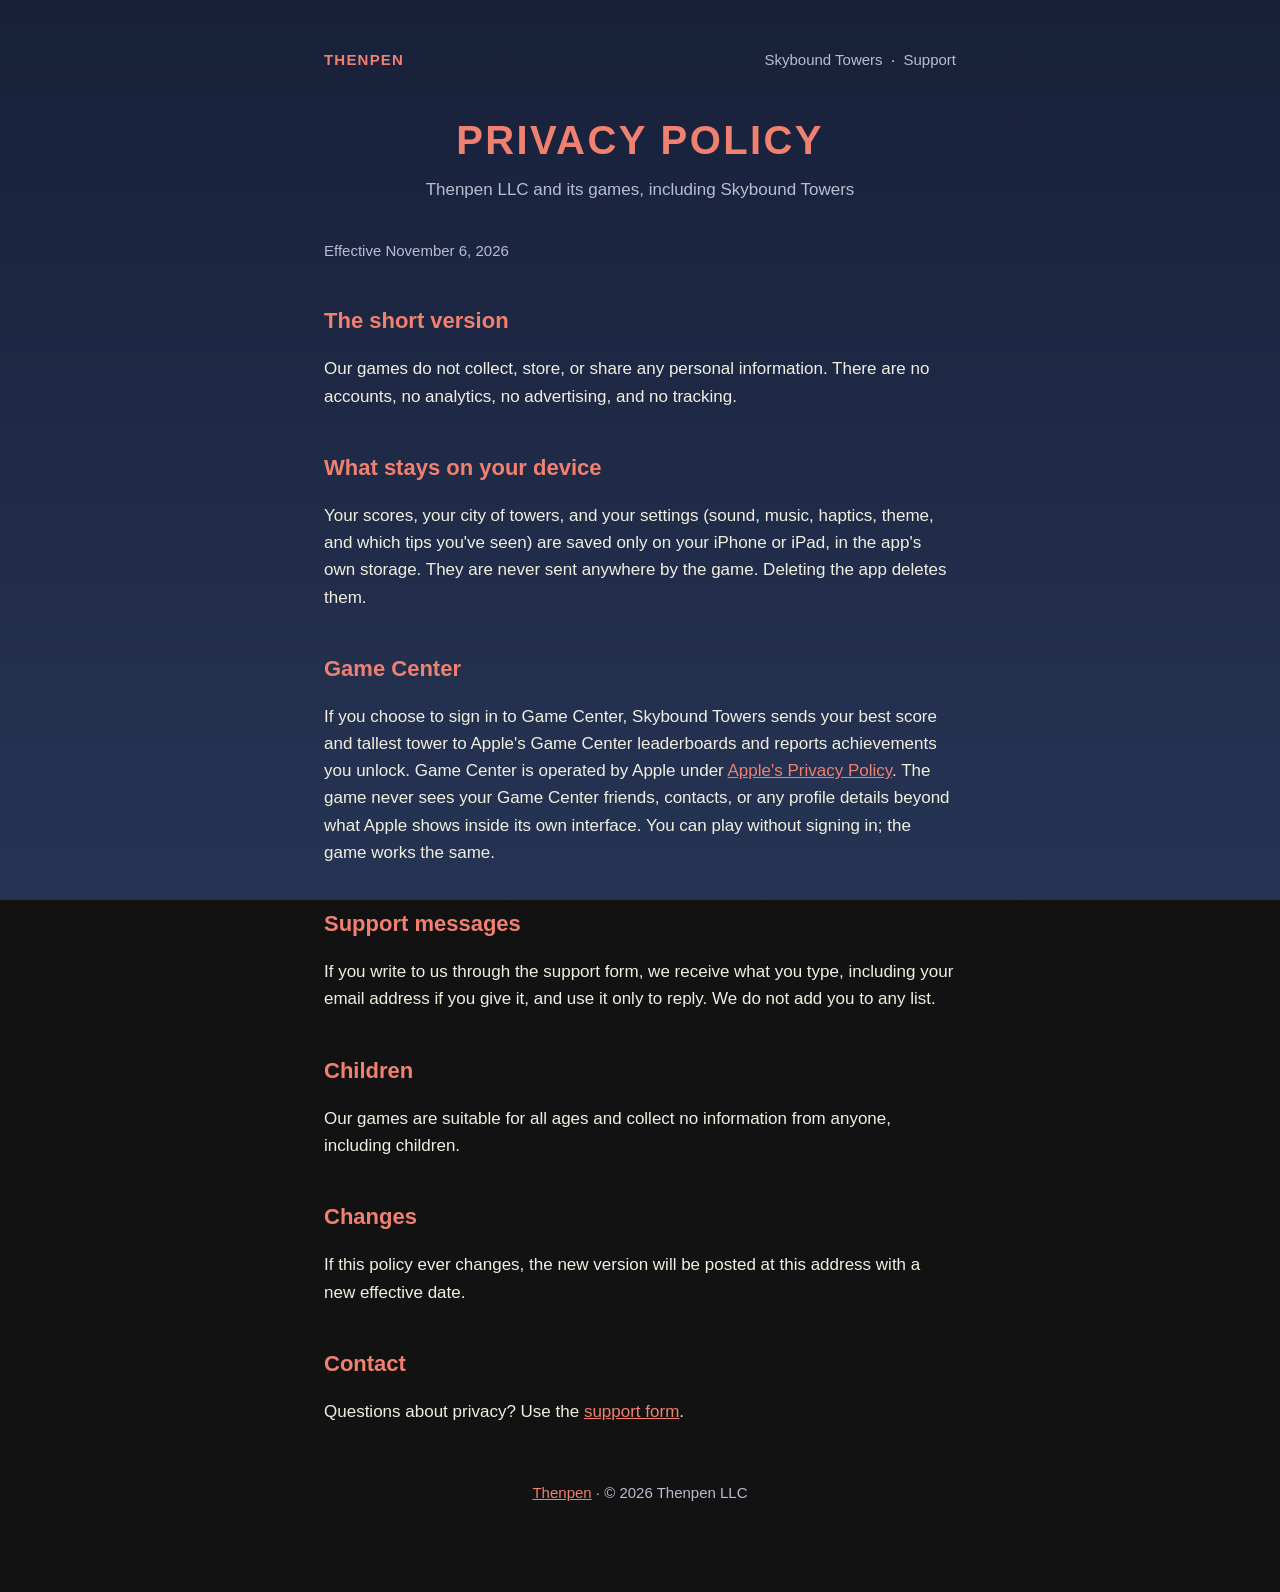
<file: privacy.html>
<!DOCTYPE html>
<html lang="en">
<head>
<meta charset="utf-8">
<meta name="viewport" content="width=device-width, initial-scale=1">
<title>Thenpen – Privacy Policy</title>
<link rel="icon" href="thenpen-mark.png?v=1">
<link rel="stylesheet" href="style.css?v=4">
</head>
<body>
<main>
  <nav class="nav">
    <a class="brand" href="index.html">THENPEN</a>
    <span><a href="skybound.html">Skybound Towers</a> &nbsp;·&nbsp; <a href="index.html#contact">Support</a></span>
  </nav>

  <h1>PRIVACY POLICY</h1>
  <p class="tagline">Thenpen LLC and its games, including Skybound Towers</p>
  <p class="meta">Effective November 6, 2026</p>

  <h2>The short version</h2>
  <p>Our games do not collect, store, or share any personal information. There are no
  accounts, no analytics, no advertising, and no tracking.</p>

  <h2>What stays on your device</h2>
  <p>Your scores, your city of towers, and your settings (sound, music, haptics, theme,
  and which tips you've seen) are saved only on your iPhone or iPad, in the app's own
  storage. They are never sent anywhere by the game. Deleting the app deletes them.</p>

  <h2>Game Center</h2>
  <p>If you choose to sign in to Game Center, Skybound Towers sends your best score and
  tallest tower to Apple's Game Center leaderboards and reports achievements you unlock.
  Game Center is operated by Apple under
  <a href="https://www.apple.com/legal/privacy/">Apple's Privacy Policy</a>. The game
  never sees your Game Center friends, contacts, or any profile details beyond what
  Apple shows inside its own interface. You can play without signing in; the game works
  the same.</p>

  <h2>Support messages</h2>
  <p>If you write to us through the support form, we receive what you type, including
  your email address if you give it, and use it only to reply. We do not add you to any
  list.</p>

  <h2>Children</h2>
  <p>Our games are suitable for all ages and collect no information from anyone,
  including children.</p>

  <h2>Changes</h2>
  <p>If this policy ever changes, the new version will be posted at this address with a
  new effective date.</p>

  <h2>Contact</h2>
  <p>Questions about privacy? Use the <a href="index.html#contact">support form</a>.</p>

  <p class="footer"><a href="index.html">Thenpen</a> · © 2026 Thenpen LLC</p>
</main>
</body>
</html>
</file>
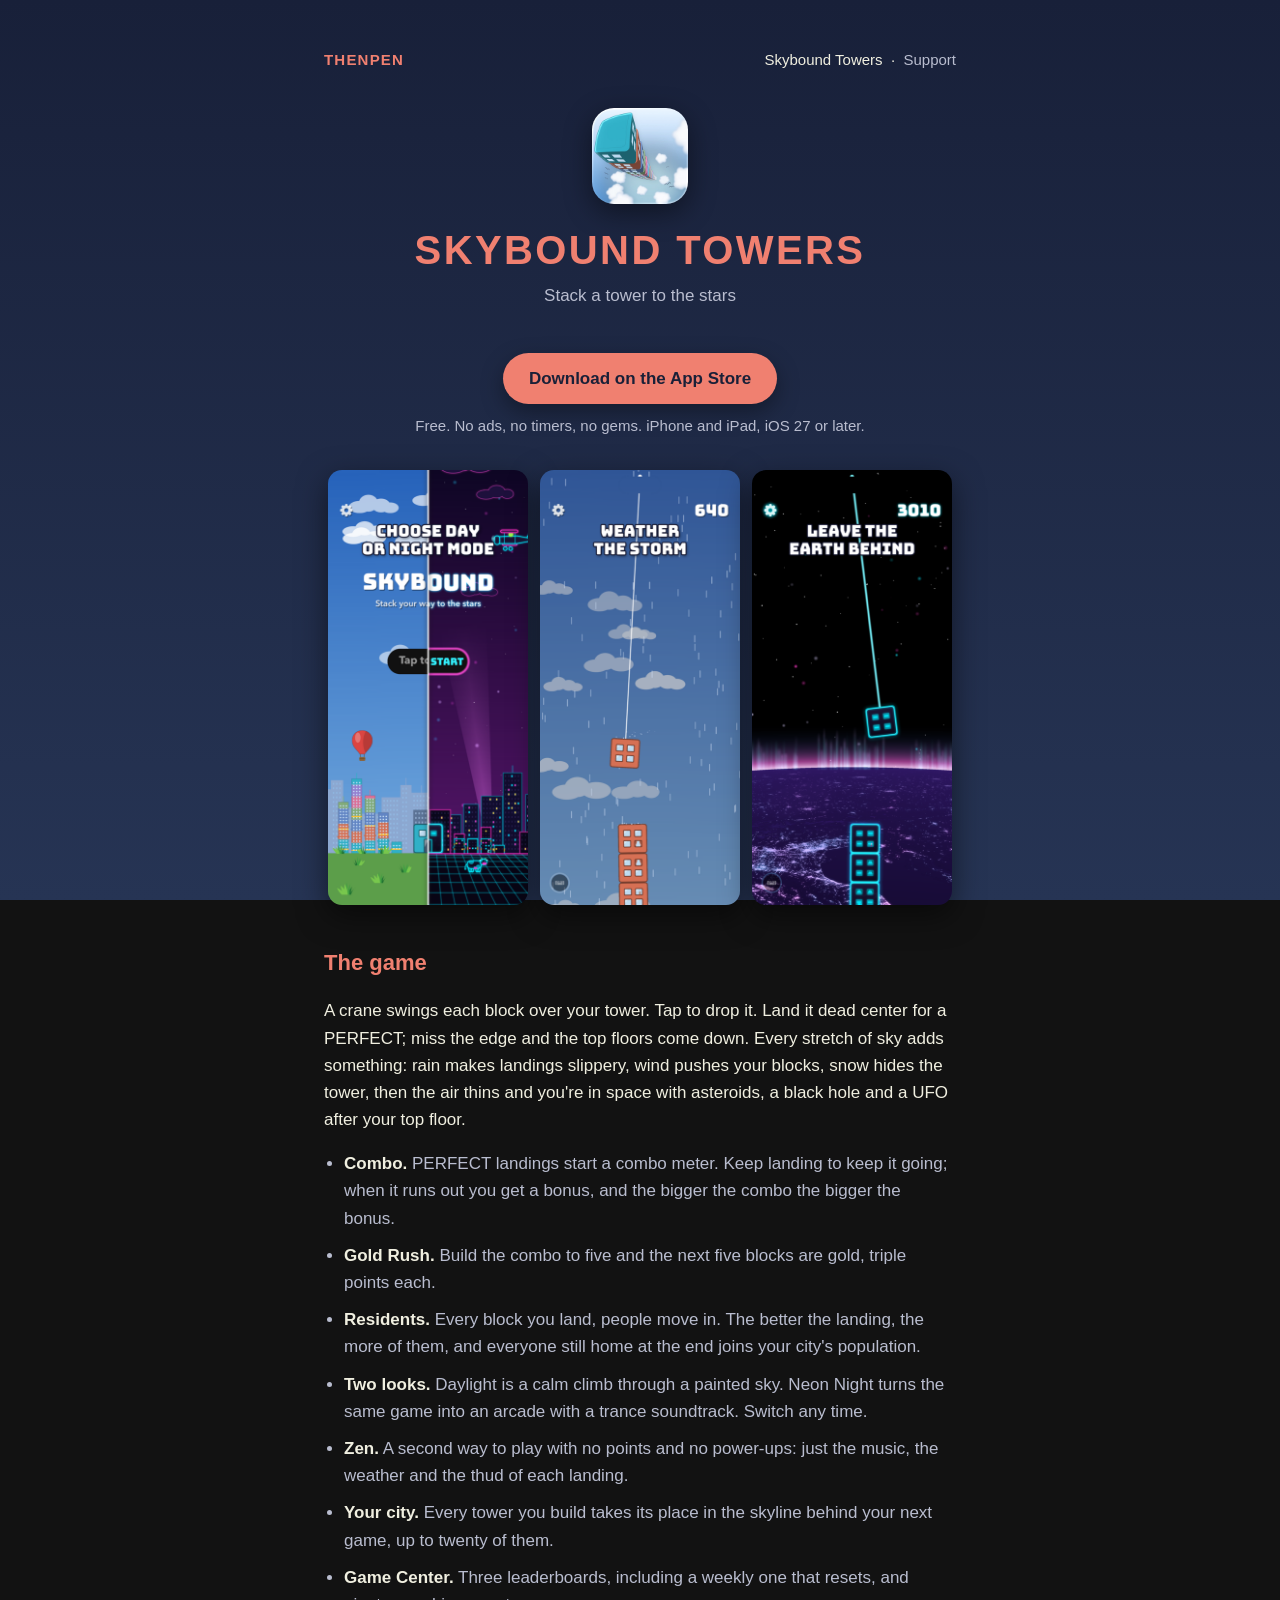
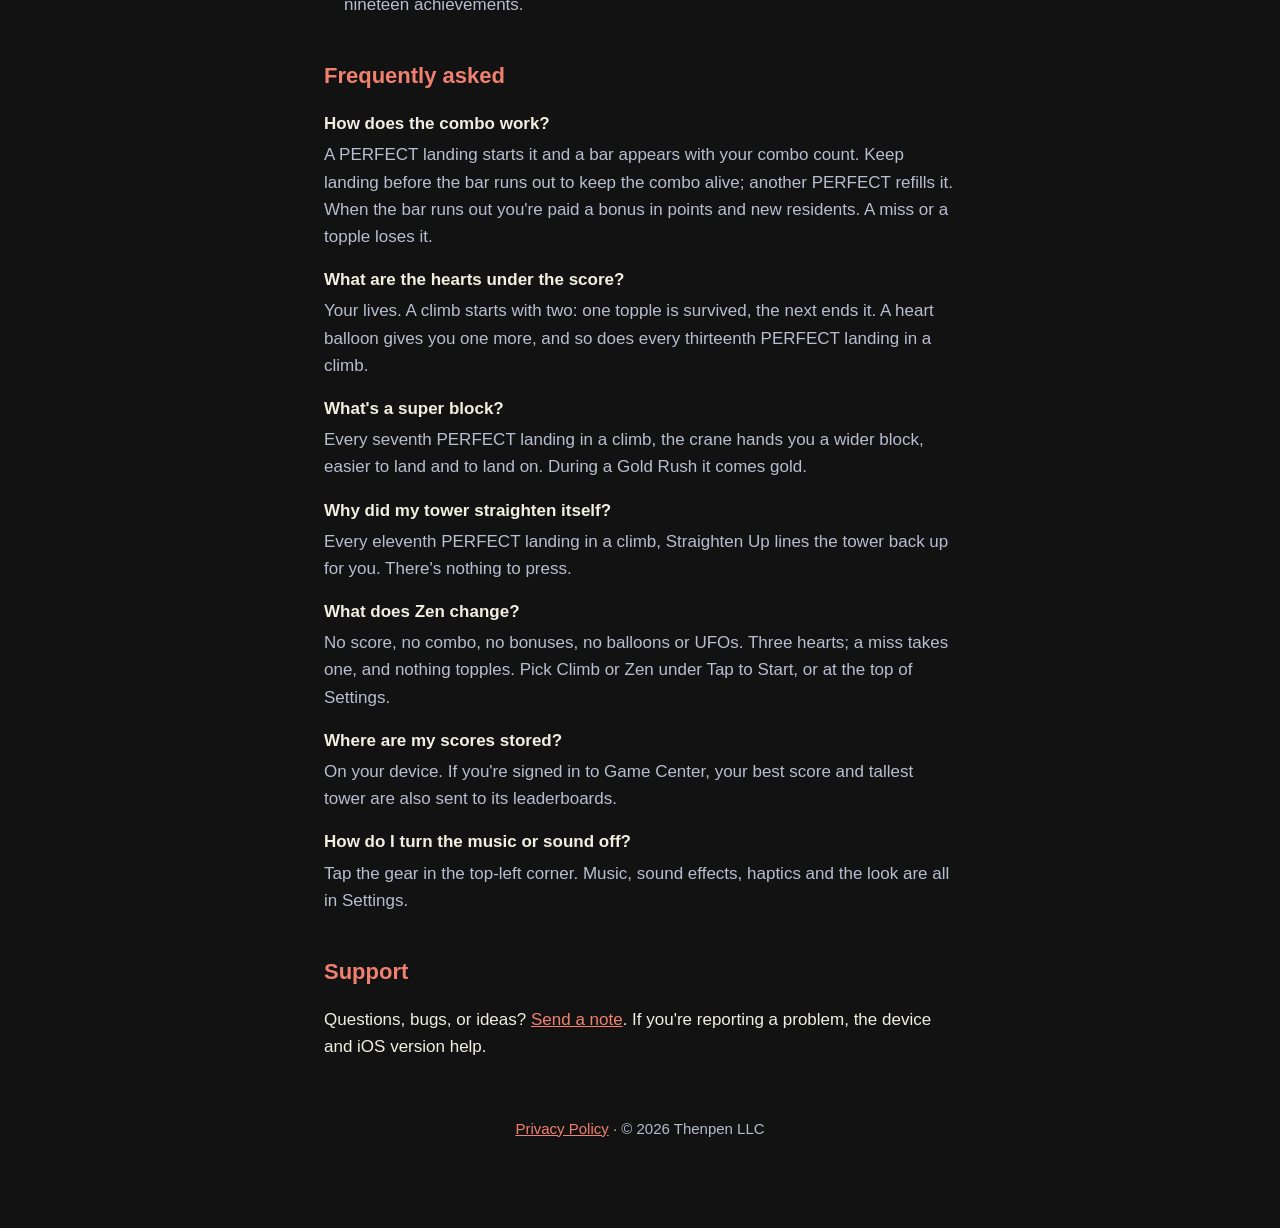
<file: skybound.html>
<!DOCTYPE html>
<html lang="en">
<head>
<meta charset="utf-8">
<meta name="viewport" content="width=device-width, initial-scale=1">
<title>Skybound Towers – Stack a tower to the stars</title>
<meta name="description" content="Skybound Towers is a free one-thumb stacking game for iPhone and iPad. Drop blocks from a swinging crane and build through rain, wind and snow, into space. No ads, no timers, no gems.">
<meta property="og:title" content="Skybound Towers">
<meta property="og:description" content="A free one-thumb stacking game for iPhone and iPad. Build a tower from the ground into space. No ads, no timers, no gems.">
<meta property="og:image" content="https://thenpen.games/shot-day-or-night.png">
<link rel="icon" href="icon.png?v=2">
<link rel="stylesheet" href="style.css?v=4">
</head>
<body>
<main>
  <nav class="nav">
    <a class="brand" href="index.html">THENPEN</a>
    <span><a class="current" href="skybound.html">Skybound Towers</a> &nbsp;·&nbsp; <a href="index.html#contact">Support</a></span>
  </nav>

  <header class="hero">
    <img class="icon" src="icon.png?v=2" alt="" width="96" height="96">
    <h1>SKYBOUND TOWERS</h1>
    <p class="tagline">Stack a tower to the stars</p>
    <a class="store" href="https://apps.apple.com/us/app/id6818872611">Download on the App&nbsp;Store</a>
    <p class="meta">Free. No ads, no timers, no gems. iPhone and iPad, iOS 27 or later.</p>
  </header>

  <div class="shots">
    <img src="shot-day-or-night.png" alt="The tower in Daylight and in Neon Night">
    <img src="shot-rain-lightning.png" alt="Building through a rainstorm with lightning">
    <img src="shot-space-neon.png" alt="The tower at the edge of space in Neon Night">
  </div>

  <h2>The game</h2>
  <p>A crane swings each block over your tower. Tap to drop it. Land it dead center for a
  PERFECT; miss the edge and the top floors come down. Every stretch of sky adds something:
  rain makes landings slippery, wind pushes your blocks, snow hides the tower, then the air
  thins and you're in space with asteroids, a black hole and a UFO after your top floor.</p>

  <ul class="features">
    <li><strong>Combo.</strong> PERFECT landings start a combo meter. Keep landing to keep it
    going; when it runs out you get a bonus, and the bigger the combo the bigger the bonus.</li>
    <li><strong>Gold Rush.</strong> Build the combo to five and the next five blocks are gold,
    triple points each.</li>
    <li><strong>Residents.</strong> Every block you land, people move in. The better the landing,
    the more of them, and everyone still home at the end joins your city's population.</li>
    <li><strong>Two looks.</strong> Daylight is a calm climb through a painted sky. Neon Night
    turns the same game into an arcade with a trance soundtrack. Switch any time.</li>
    <li><strong>Zen.</strong> A second way to play with no points and no power-ups: just the
    music, the weather and the thud of each landing.</li>
    <li><strong>Your city.</strong> Every tower you build takes its place in the skyline behind
    your next game, up to twenty of them.</li>
    <li><strong>Game Center.</strong> Three leaderboards, including a weekly one that resets,
    and nineteen achievements.</li>
  </ul>

  <h2>Frequently asked</h2>
  <dl>
    <dt>How does the combo work?</dt>
    <dd>A PERFECT landing starts it and a bar appears with your combo count. Keep landing before
    the bar runs out to keep the combo alive; another PERFECT refills it. When the bar runs out
    you're paid a bonus in points and new residents. A miss or a topple loses it.</dd>

    <dt>What are the hearts under the score?</dt>
    <dd>Your lives. A climb starts with two: one topple is survived, the next ends it. A heart
    balloon gives you one more, and so does every thirteenth PERFECT landing in a climb.</dd>

    <dt>What's a super block?</dt>
    <dd>Every seventh PERFECT landing in a climb, the crane hands you a wider block, easier to
    land and to land on. During a Gold Rush it comes gold.</dd>

    <dt>Why did my tower straighten itself?</dt>
    <dd>Every eleventh PERFECT landing in a climb, Straighten Up lines the tower back up for you.
    There's nothing to press.</dd>

    <dt>What does Zen change?</dt>
    <dd>No score, no combo, no bonuses, no balloons or UFOs. Three hearts; a miss takes one, and
    nothing topples. Pick Climb or Zen under Tap to Start, or at the top of Settings.</dd>

    <dt>Where are my scores stored?</dt>
    <dd>On your device. If you're signed in to Game Center, your best score and tallest tower
    are also sent to its leaderboards.</dd>

    <dt>How do I turn the music or sound off?</dt>
    <dd>Tap the gear in the top-left corner. Music, sound effects, haptics and the look are all
    in Settings.</dd>
  </dl>

  <h2>Support</h2>
  <p>Questions, bugs, or ideas? <a href="index.html#contact">Send a note</a>. If you're reporting
  a problem, the device and iOS version help.</p>

  <p class="footer"><a href="privacy.html">Privacy Policy</a> · © 2026 Thenpen LLC</p>
</main>
</body>
</html>
</file>
<file: style.css>
/* Thenpen site: the studio's navy, cream and coral, kept simple so it reads on anything. */
:root {
  color-scheme: dark;
  --bg-top: #182039;
  --bg-bottom: #263454;
  --panel: rgba(255, 255, 255, 0.05);
  --line: rgba(240, 239, 224, 0.16);
  --text: #f0efe0;
  --muted: #b9bdcf;
  --coral: #f08070;
  --coral-deep: #e05040;
}
* { box-sizing: border-box; }
body {
  margin: 0;
  min-height: 100vh;
  font: 17px/1.6 -apple-system, BlinkMacSystemFont, "Avenir Next", "Segoe UI", sans-serif;
  color: var(--text);
  background: linear-gradient(180deg, var(--bg-top), var(--bg-bottom)) fixed;
}
main {
  max-width: 680px;
  margin: 0 auto;
  padding: 48px 24px 72px;
}
h1 {
  margin: 0;
  font-size: 40px;
  letter-spacing: 0.06em;
  text-align: center;
  color: var(--coral);
}
.tagline {
  margin: 4px 0 36px;
  text-align: center;
  color: var(--muted);
}
.meta { color: var(--muted); font-size: 15px; }
h2 {
  margin: 40px 0 10px;
  font-size: 22px;
  color: var(--coral);
}
a { color: var(--coral); }
dt { font-weight: 600; margin-top: 16px; }
dd { margin: 4px 0 0; color: var(--muted); }
.footer {
  margin-top: 56px;
  text-align: center;
  color: var(--muted);
  font-size: 15px;
}

/* Studio home. */
.nav {
  display: flex;
  justify-content: space-between;
  align-items: center;
  gap: 16px;
  margin-bottom: 36px;
  font-size: 15px;
}
.nav a { color: var(--muted); text-decoration: none; }
.nav a:hover, .nav a.current { color: var(--text); }
.nav .brand { font-weight: 700; letter-spacing: 0.08em; color: var(--coral); }
.hero { text-align: center; }
.wordmark {
  display: block;
  width: min(420px, 80%);
  height: auto;
  margin: 24px auto 0;
}
.hero .tagline { margin-top: 0; }
.card {
  display: grid;
  grid-template-columns: 96px 1fr;
  gap: 18px;
  align-items: start;
  padding: 20px;
  border: 1px solid var(--line);
  border-radius: 20px;
  background: var(--panel);
}
.card .icon { width: 96px; height: 96px; margin: 0; }
.card h3 { margin: 0 0 4px; font-size: 20px; }
.card p { margin: 0 0 12px; color: var(--muted); }
.card .links { display: flex; flex-wrap: wrap; gap: 10px 18px; align-items: center; }
@media (max-width: 480px) {
  .card { grid-template-columns: 1fr; justify-items: center; text-align: center; }
  .card .links { justify-content: center; }
}

/* Game page. */
.icon {
  display: block;
  margin: 0 auto 14px;
  border-radius: 22px;
  box-shadow: 0 8px 28px rgba(0, 0, 0, 0.45);
}
.store {
  display: inline-block;
  margin: 8px 0 10px;
  padding: 12px 26px;
  border-radius: 999px;
  background: var(--coral);
  color: #1a2038;
  font-weight: 700;
  text-decoration: none;
  box-shadow: 0 8px 22px rgba(0, 0, 0, 0.35);
}
.store:hover { background: var(--text); }
.hero .meta { margin: 0; text-align: center; }
.shots {
  display: flex;
  flex-wrap: nowrap;
  justify-content: center;
  gap: 12px;
  margin: 32px 0 8px;
}
.shots img {
  flex: 1 1 0;
  width: 0;
  min-width: 0;
  max-width: 200px;
  height: auto;
  border-radius: 14px;
  box-shadow: 0 10px 30px rgba(0, 0, 0, 0.5);
}
.features { padding-left: 20px; }
.features li { margin: 10px 0; color: var(--muted); }
.features strong { color: var(--text); }

/* Support form. */
.support { display: grid; gap: 6px; margin-top: 8px; }
.support label { margin-top: 10px; font-weight: 600; }
.support .opt { color: var(--muted); font-weight: 400; font-size: 14px; }
.support input, .support textarea {
  width: 100%;
  padding: 11px 13px;
  border-radius: 12px;
  border: 1px solid var(--line);
  background: rgba(0, 0, 0, 0.25);
  color: var(--text);
  font: inherit;
}
.support input:focus, .support textarea:focus {
  outline: none;
  border-color: var(--coral);
  box-shadow: 0 0 0 3px rgba(240, 128, 112, 0.25);
}
.support textarea { resize: vertical; }
.support button {
  justify-self: start;
  margin-top: 14px;
  padding: 12px 26px;
  border: 0;
  border-radius: 999px;
  background: var(--coral);
  color: #1a2038;
  font: inherit;
  font-weight: 700;
  cursor: pointer;
  box-shadow: 0 8px 22px rgba(0, 0, 0, 0.35);
}
.support button:hover { background: var(--text); }
.support button:disabled { opacity: 0.6; cursor: default; }
.gotcha { position: absolute; left: -9999px; width: 1px; height: 1px; opacity: 0; }
.form-note { margin: 12px 0 0; padding: 12px 14px; border-radius: 12px; }
.form-note:empty { display: none; }
.form-note[data-fs-success] { display: none; background: rgba(240, 128, 112, 0.14); color: var(--coral); }
.form-note.error { background: rgba(224, 80, 64, 0.18); color: var(--coral); }
.field-error { color: var(--coral); font-size: 14px; }
.field-error:empty { display: none; }
</file>
